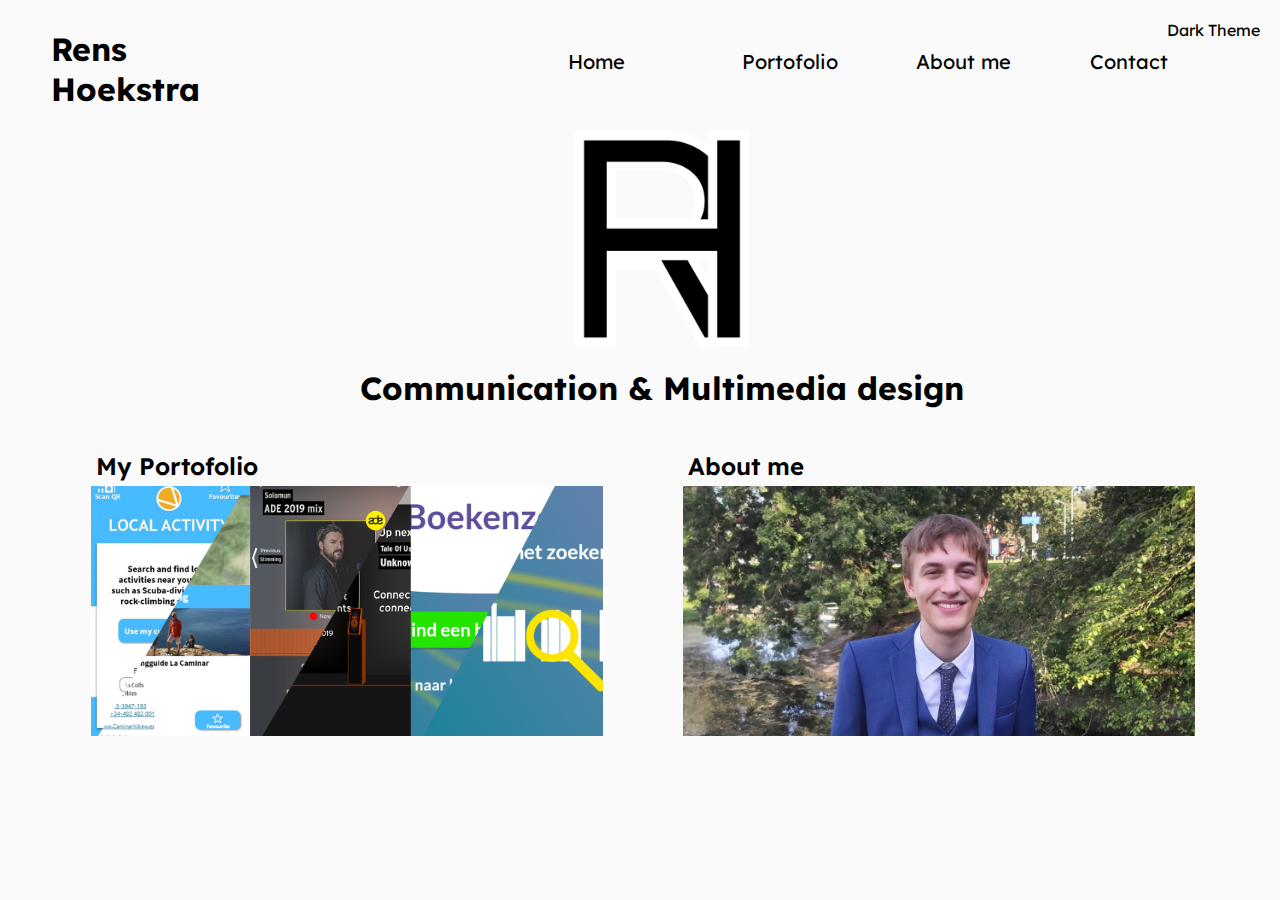
<file: index.html>
<!DOCTYPE html>
<html lang="en">

<head>
    <link href="https://fonts.googleapis.com/css?family=Lexend+Deca&display=swap" rel="stylesheet">

    <meta charset="UTF-8">
    <meta name="viewport" content="width=device-width, initial-scale=1.0">
    <title>Portofolio Rens Hoekstra</title>
    <link rel="stylesheet" type="text/css" href="style.css" />
</head>
<body>
    <header>
            <a href="index.html">
                <h1>Rens <br>Hoekstra</h1>
            </a>

        <nav>
            <ul>
                <li><a href="index.html">Home</a></li>
                <li><a href="portofolio.html">Portofolio</a></li>
                <li><a href="about.html">About me</a></li>
                <li><a href="contact.html">Contact</a></li>
            </ul>
        </nav>
        
        <div class="theme"> <a onclick="toggleColors()">Dark Theme</a></div>
    </header>

    <main>
       <section>
        <img src="images/favicon_RH3.png" alt="">
        <h1>Communication &amp; Multimedia design</h1>
        </section>    

       
       <section class="home-opties">
       
               
        <figure class="home-container">
            <p>My Portofolio</p>
            <a href="portofolio.html"><img src="images/portofolio_1.png" alt=""></a>
        </figure>
        
        <figure class="home-container">
            <p>About me</p>
            <a href="about.html"><img src="images/RH-pak.jpg" alt=""></a>
           </figure>
        </section>
        
        
        
    </main>

    <footer>
    </footer>


<script type="text/javascript" src="script.js"></script>
</body>

</html>
</file>
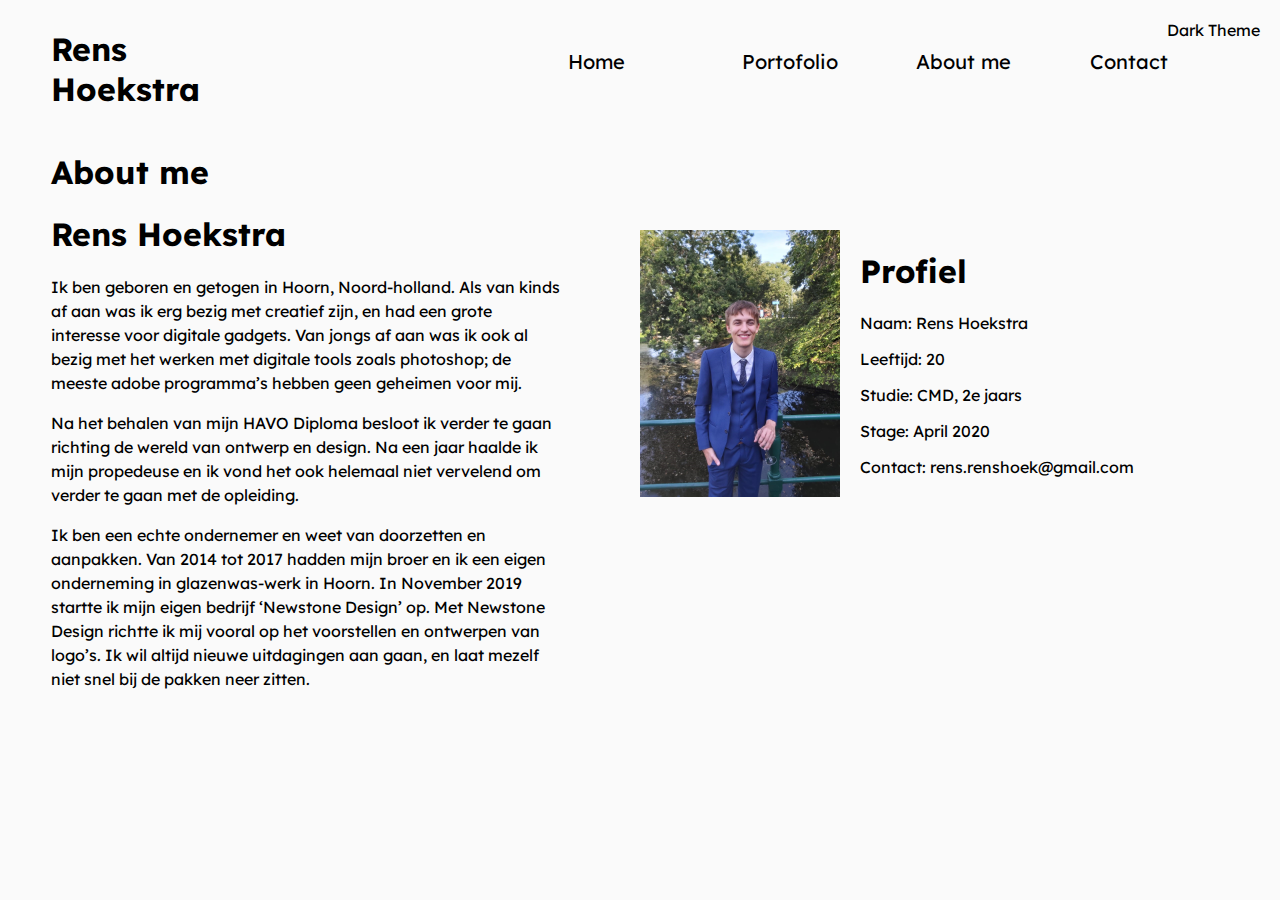
<file: about.html>
<!DOCTYPE html>
<html lang="en">

<head>
    <link href="https://fonts.googleapis.com/css?family=Lexend+Deca&display=swap" rel="stylesheet">

    <meta charset="UTF-8">
    <meta name="viewport" content="width=device-width, initial-scale=1.0">
    <meta name="viewport" content="width=device-width, initial-scale=1.0">
    <title>Portofolio Rens Hoekstra</title>
    <link rel="stylesheet" type="text/css" href="style.css" />
</head>

<body>
    <header>
        <a href="index.html">
            <h1>Rens <br>Hoekstra</h1>
        </a>

        <nav>
            <ul>
                <li><a href="index.html">Home</a></li>
                <li><a href="portofolio.html">Portofolio</a></li>
                <li><a href="about.html">About me</a></li>
                <li><a href="contact.html">Contact</a></li>
            </ul>
        </nav>
        <div class="theme"> <a onclick="toggleColors()">Dark Theme</a></div>
    </header>
    <main>
        <h1 class="pagetitle">About me</h1>
        
        <aside class="profiel">
            <img src="images/RH-pak.jpg" alt="">

            <div>
                <h1>Profiel</h1>
                <p>Naam: Rens Hoekstra</p>
                <p>Leeftijd: 20</p>
                <p>Studie: CMD, 2e jaars</p>
                <p>Stage: April 2020</p>
                <p>Contact: rens.renshoek@gmail.com</p>
            </div>
        </aside>

        <article class="about">
            <h1>Rens Hoekstra</h1>
            <p>Ik ben geboren en getogen in Hoorn, Noord-holland. Als van kinds af aan was ik erg bezig met creatief zijn, en had een grote interesse voor digitale gadgets. Van jongs af aan was ik ook al bezig met het werken met digitale tools zoals photoshop; de meeste adobe programma’s hebben geen geheimen voor mij.</p>
            <p>
                Na het behalen van mijn HAVO Diploma besloot ik verder te gaan richting de wereld van ontwerp en design. Na een jaar haalde ik mijn propedeuse en ik vond het ook helemaal niet vervelend om verder te gaan met de opleiding.
            </p>
            <p>
                Ik ben een echte ondernemer en weet van doorzetten en aanpakken. Van 2014 tot 2017 hadden mijn broer en ik een eigen onderneming in glazenwas-werk in Hoorn.
                In November 2019 startte ik mijn eigen bedrijf ‘Newstone Design’ op. Met Newstone Design richtte ik mij vooral op het voorstellen en ontwerpen van logo’s. Ik wil altijd nieuwe uitdagingen aan gaan, en laat mezelf niet snel bij de pakken neer zitten.
            </p>

        </article>
    </main>

    <footer>
    </footer>

    <script type="text/javascript" src="script.js"></script>
</body>

</html>
</file>
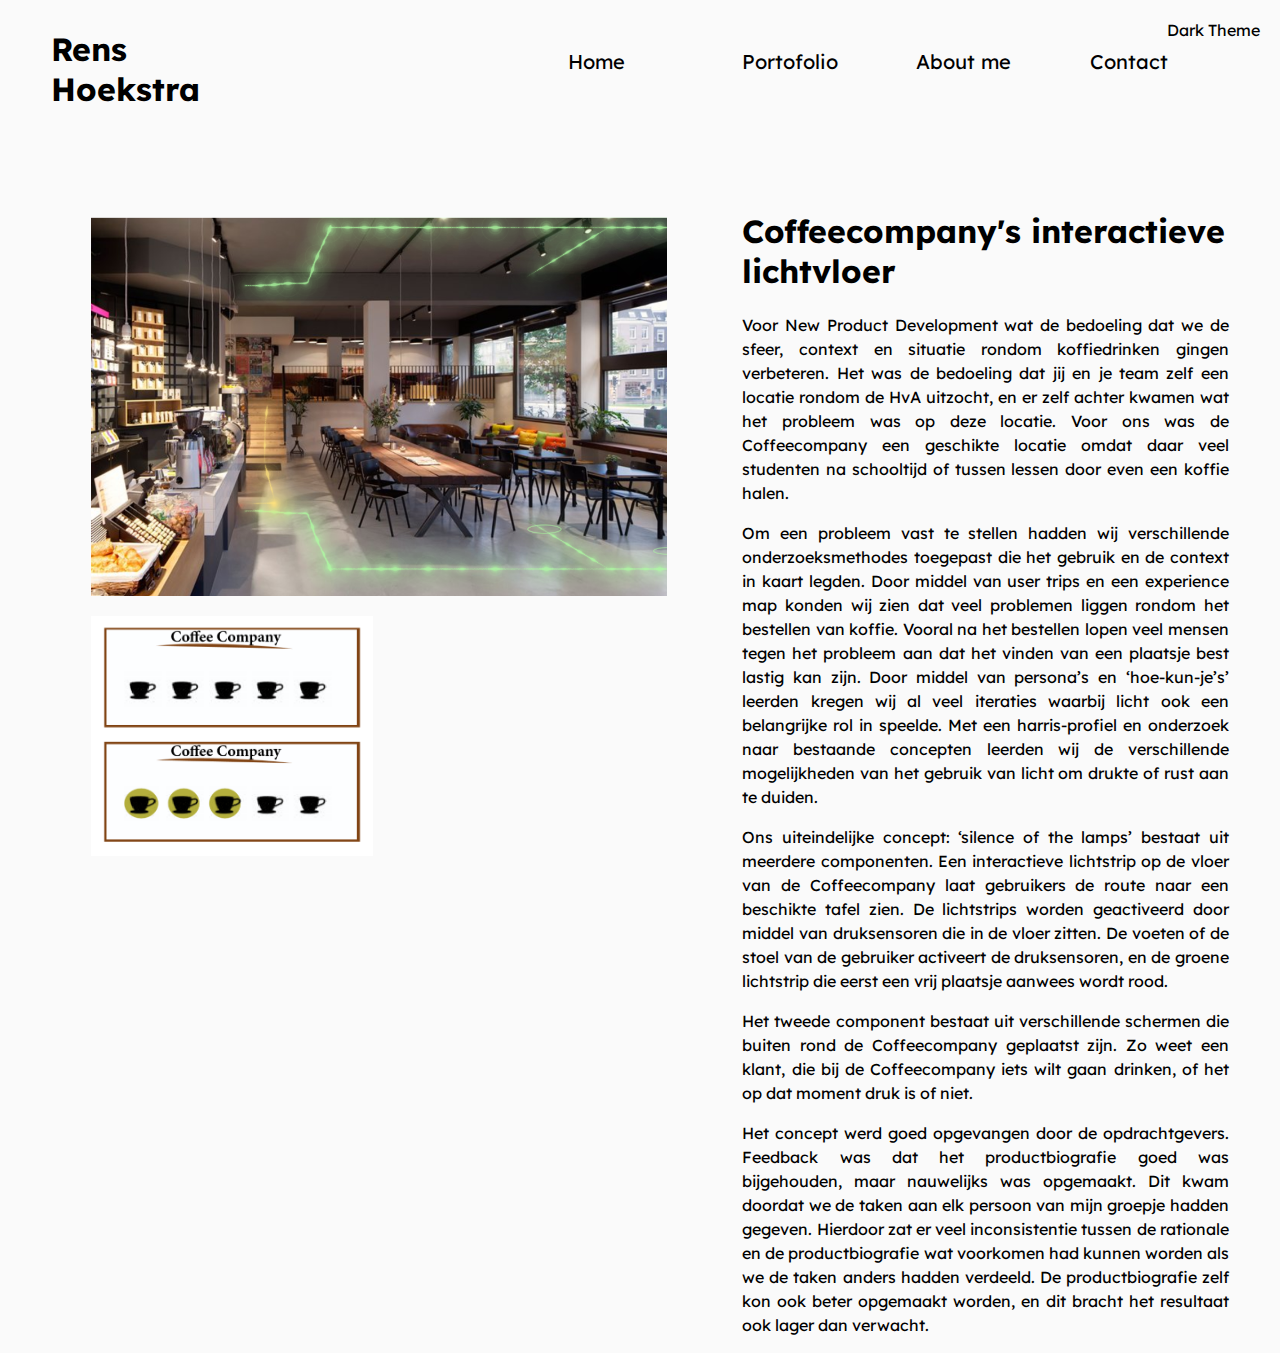
<file: coffeecompany.html>
<!DOCTYPE html>
<html lang="en">

<head>
    <link href="https://fonts.googleapis.com/css?family=Lexend+Deca&display=swap" rel="stylesheet">

    <meta charset="UTF-8">
    <meta name="viewport" content="width=device-width, initial-scale=1.0">
    <meta name="viewport" content="width=device-width, initial-scale=1.0">
    <title>Portofolio Rens Hoekstra</title>
    <link rel="stylesheet" type="text/css" href="style.css" />
</head>

<body>
    <header>
        <a href="index.html">
            <h1>Rens <br>Hoekstra</h1>
        </a>

        <nav>
            <ul>
                <li><a href="index.html">Home</a></li>
                <li><a href="portofolio.html">Portofolio</a></li>
                <li><a href="about.html">About me</a></li>
                <li><a href="contact.html">Contact</a></li>
            </ul>
        </nav>
    </header>
    <div class="theme"> <a onclick="toggleColors()">Dark Theme</a></div>
    <main>

        <article class="portostuk">
            <h1>Coffeecompany's interactieve lichtvloer</h1>
            <p>Voor New Product Development wat de bedoeling dat we de sfeer, context en situatie rondom koffiedrinken gingen verbeteren. Het was de bedoeling dat jij en je team zelf een locatie rondom de HvA uitzocht, en er zelf achter kwamen wat het probleem was op deze locatie. Voor ons was de Coffeecompany een geschikte locatie omdat daar veel studenten na schooltijd of tussen lessen door even een koffie halen.</p>

            <p>Om een probleem vast te stellen hadden wij verschillende onderzoeksmethodes toegepast die het gebruik en de context in kaart legden. Door middel van user trips en een experience map konden wij zien dat veel problemen liggen rondom het bestellen van koffie. Vooral na het bestellen lopen veel mensen tegen het probleem aan dat het vinden van een plaatsje best lastig kan zijn. Door middel van persona’s en ‘hoe-kun-je’s’ leerden kregen wij al veel iteraties waarbij licht ook een belangrijke rol in speelde. Met een harris-profiel en onderzoek naar bestaande concepten leerden wij de verschillende mogelijkheden van het gebruik van licht om drukte of rust aan te duiden.</p>

            <p>Ons uiteindelijke concept: ‘silence of the lamps’ bestaat uit meerdere componenten. Een interactieve lichtstrip op de vloer van de Coffeecompany laat gebruikers de route naar een beschikte tafel zien. De lichtstrips worden geactiveerd door middel van druksensoren die in de vloer zitten. De voeten of de stoel van de gebruiker activeert de druksensoren, en de groene lichtstrip die eerst een vrij plaatsje aanwees wordt rood.</p>

            <p>Het tweede component bestaat uit verschillende schermen die buiten rond de Coffeecompany geplaatst zijn. Zo weet een klant, die bij de Coffeecompany iets wilt gaan drinken, of het op dat moment druk is of niet.</p>

            <p>Het concept werd goed opgevangen door de opdrachtgevers. Feedback was dat het productbiografie goed was bijgehouden, maar nauwelijks was opgemaakt. Dit kwam doordat we de taken aan elk persoon van mijn groepje hadden gegeven. Hierdoor zat er veel inconsistentie tussen de rationale en de productbiografie wat voorkomen had kunnen worden als we de taken anders hadden verdeeld. De productbiografie zelf kon ook beter opgemaakt worden, en dit bracht het resultaat ook lager dan verwacht.</p>
        </article>

        <aside>
            <figure class="hoofdimg">
                <img src="images/cc1.PNG" alt="">
            </figure>

            <figure class="sideimg">
                <img src="images/cc3.png" alt="">
            </figure>
        </aside>



    </main>
    <footer>
    </footer>
    <script type="text/javascript" src="script.js"></script>
</body></html>
</file>
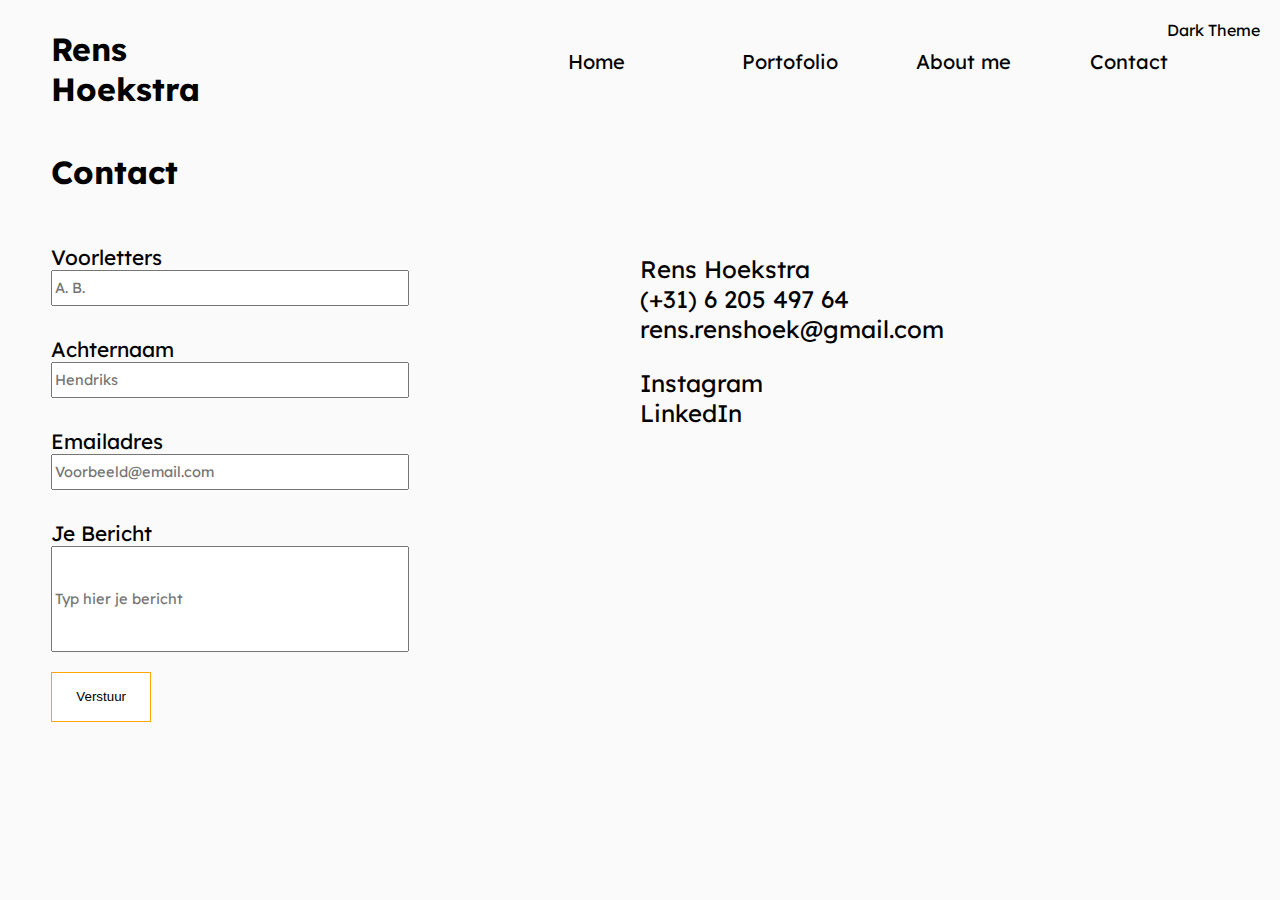
<file: contact.html>
<!DOCTYPE html>
<html lang="en">

<head>
    <link href="https://fonts.googleapis.com/css?family=Lexend+Deca&display=swap" rel="stylesheet">
    
    <meta charset="UTF-8">
    <meta name="viewport" content="width=device-width, initial-scale=1.0">
    <meta name="viewport" content="width=device-width, initial-scale=1.0">
    <title>Portofolio Rens Hoekstra</title>
    <link rel="stylesheet" type="text/css" href="style.css" />
</head>

<body>
    <header>
        <a href="index.html">
            <h1>Rens <br>Hoekstra</h1>
        </a>

        <nav>
            <ul>
                <li><a href="index.html">Home</a></li>
                <li><a href="portofolio.html">Portofolio</a></li>
                <li><a href="about.html">About me</a></li>
                <li><a href="contact.html">Contact</a></li>
            </ul>
        </nav>
                <div class="theme"> <a onclick="toggleColors()">Dark Theme</a></div>
    </header>
    <main>
        <h1 class="pagetitle">Contact</h1>

        <form action="/">
            <label for="voorletters">Voorletters</label>
            <input type="text" placeholder="A. B." name="voorletters">

            <label for="achternaam">Achternaam</label>
            <input type="text" placeholder="Hendriks" name="achternaam">

            <label for="Email">Emailadres</label>
            <input type="email" placeholder="Voorbeeld@email.com">

            <label for="Bericht">Je Bericht</label>
            <input type="text" id="bericht" placeholder="Typ hier je bericht">
            <br>
            <button type="submit">Verstuur</button>
        </form>
        
        <div class="contact">
            <p>Rens Hoekstra
                <br>(+31) 6 205 497 64
                <br>rens.renshoek@gmail.com</p>
                
        <p><a href="">Instagram</a>
             <br>
            <a href="">LinkedIn</a></p>
        </div>


        <section>
        </section>
    </main>

    <footer>
    </footer>
<script type="text/javascript" src="script.js"></script>
</body>

</html>
</file>
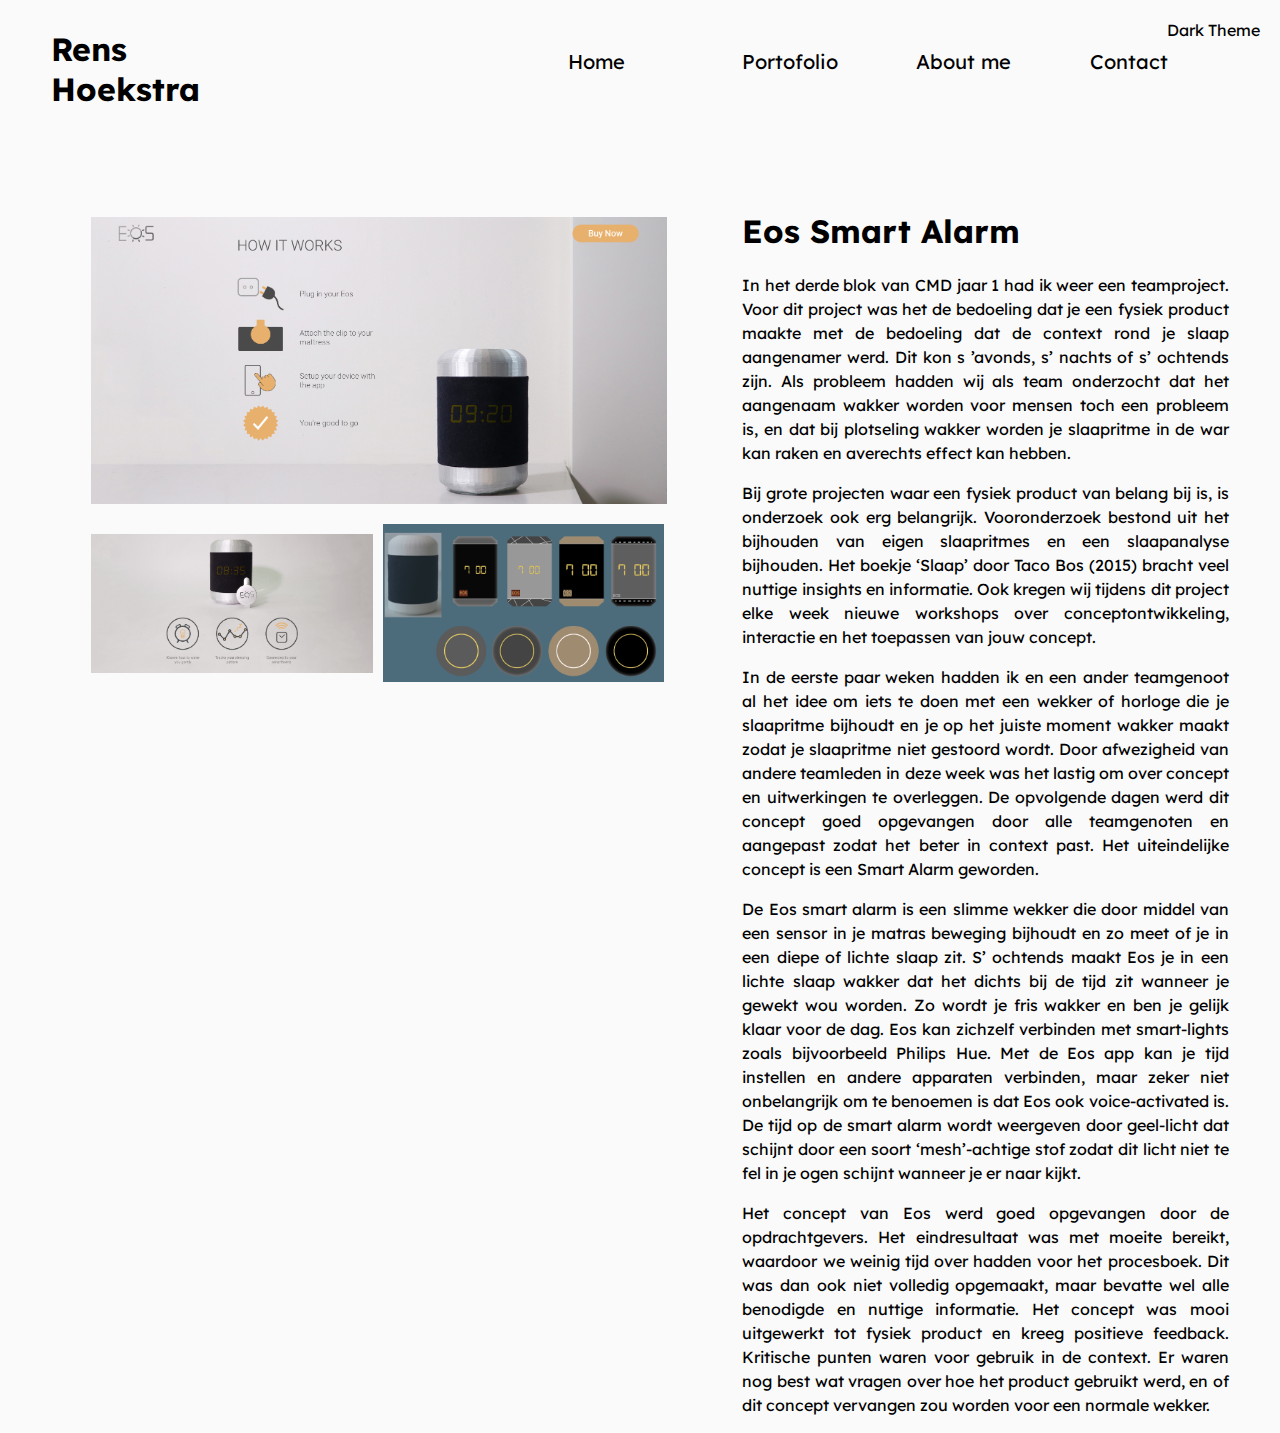
<file: eos.html>
<!DOCTYPE html>
<html lang="en">
    
<head>
    <link href="https://fonts.googleapis.com/css?family=Lexend+Deca&display=swap" rel="stylesheet">
    
    <meta charset="UTF-8">
    <meta name="viewport" content="width=device-width, initial-scale=1.0">
    <meta name="viewport" content="width=device-width, initial-scale=1.0">
    <title>Portofolio Rens Hoekstra</title>
    <link rel="stylesheet" type="text/css" href="style.css" />
</head>

<body>
    <header>
        <a href="index.html">
            <h1>Rens <br>Hoekstra</h1>
        </a>

        <nav>
            <ul>
                <li><a href="index.html">Home</a></li>
                <li><a href="portofolio.html">Portofolio</a></li>
                <li><a href="about.html">About me</a></li>
                <li><a href="contact.html">Contact</a></li>
            </ul>
        </nav>
                <div class="theme"> <a onclick="toggleColors()">Dark Theme</a></div>
    </header>

    <main>
        <article class="portostuk">
        <h1>Eos Smart Alarm</h1>
        <p>In het derde blok van CMD jaar 1 had ik weer een teamproject. Voor dit project was het de bedoeling dat je een fysiek product maakte met de bedoeling dat de context rond je slaap aangenamer werd. Dit kon s ’avonds, s’ nachts of s’ ochtends zijn. Als probleem hadden wij als team onderzocht dat het aangenaam wakker worden voor mensen toch een probleem is, en dat bij plotseling wakker worden je slaapritme in de war kan raken en averechts effect kan hebben.</p>

<p>Bij grote projecten waar een fysiek product van belang bij is, is onderzoek ook erg belangrijk. Vooronderzoek bestond uit het bijhouden van eigen slaapritmes en een slaapanalyse bijhouden. Het boekje ‘Slaap’ door Taco Bos (2015) bracht veel nuttige insights en informatie. Ook kregen wij tijdens dit project elke week nieuwe workshops over conceptontwikkeling, interactie en het toepassen van jouw concept.  </p>

<p>In de eerste paar weken hadden ik en een ander teamgenoot al het idee om iets te doen met een wekker of horloge die je slaapritme bijhoudt en je op het juiste moment wakker maakt zodat je slaapritme niet gestoord wordt. Door afwezigheid van andere teamleden in deze week was het lastig om over concept en uitwerkingen te overleggen. De opvolgende dagen werd dit concept goed opgevangen door alle teamgenoten en aangepast zodat het beter in context past. Het uiteindelijke concept is een Smart Alarm geworden. </p>

<p>De Eos smart alarm is een slimme wekker die door middel van een sensor in je matras beweging bijhoudt en zo meet of je in een diepe of lichte slaap zit. S’ ochtends maakt Eos je in een lichte slaap wakker dat het dichts bij de tijd zit wanneer je gewekt wou worden. Zo wordt je fris wakker en ben je gelijk klaar voor de dag. Eos kan zichzelf verbinden met smart-lights zoals bijvoorbeeld Philips Hue. Met de Eos app kan je tijd instellen en andere apparaten verbinden, maar zeker niet onbelangrijk om te benoemen is dat Eos ook voice-activated is. De tijd op de smart alarm wordt weergeven door geel-licht dat schijnt door een soort ‘mesh’-achtige stof zodat dit licht niet te fel in je ogen schijnt wanneer je er naar kijkt.</p>

<p>Het concept van Eos werd goed opgevangen door de opdrachtgevers. Het eindresultaat was met moeite bereikt, waardoor we weinig tijd over hadden voor het procesboek. Dit was dan ook niet volledig opgemaakt, maar bevatte wel alle benodigde en nuttige informatie. Het concept was mooi uitgewerkt tot fysiek product en kreeg positieve feedback. Kritische punten waren voor gebruik in de context. Er waren nog best wat vragen over hoe het product gebruikt werd, en of dit concept vervangen zou worden voor een normale wekker. </p>
</article>
        
        <aside>
        <figure class="hoofdimg">
            <img src="images/eos_4.png" alt="">
        </figure>
        
        <figure class="sideimg">
        <img src="images/eos_5.png" alt="">
        <img src="images/eos_1.png" alt="">
        </figure>
        </aside>    
        
    </main>
    <footer>
    </footer>
<script type="text/javascript" src="script.js"></script>
</body>

</html>
</file>
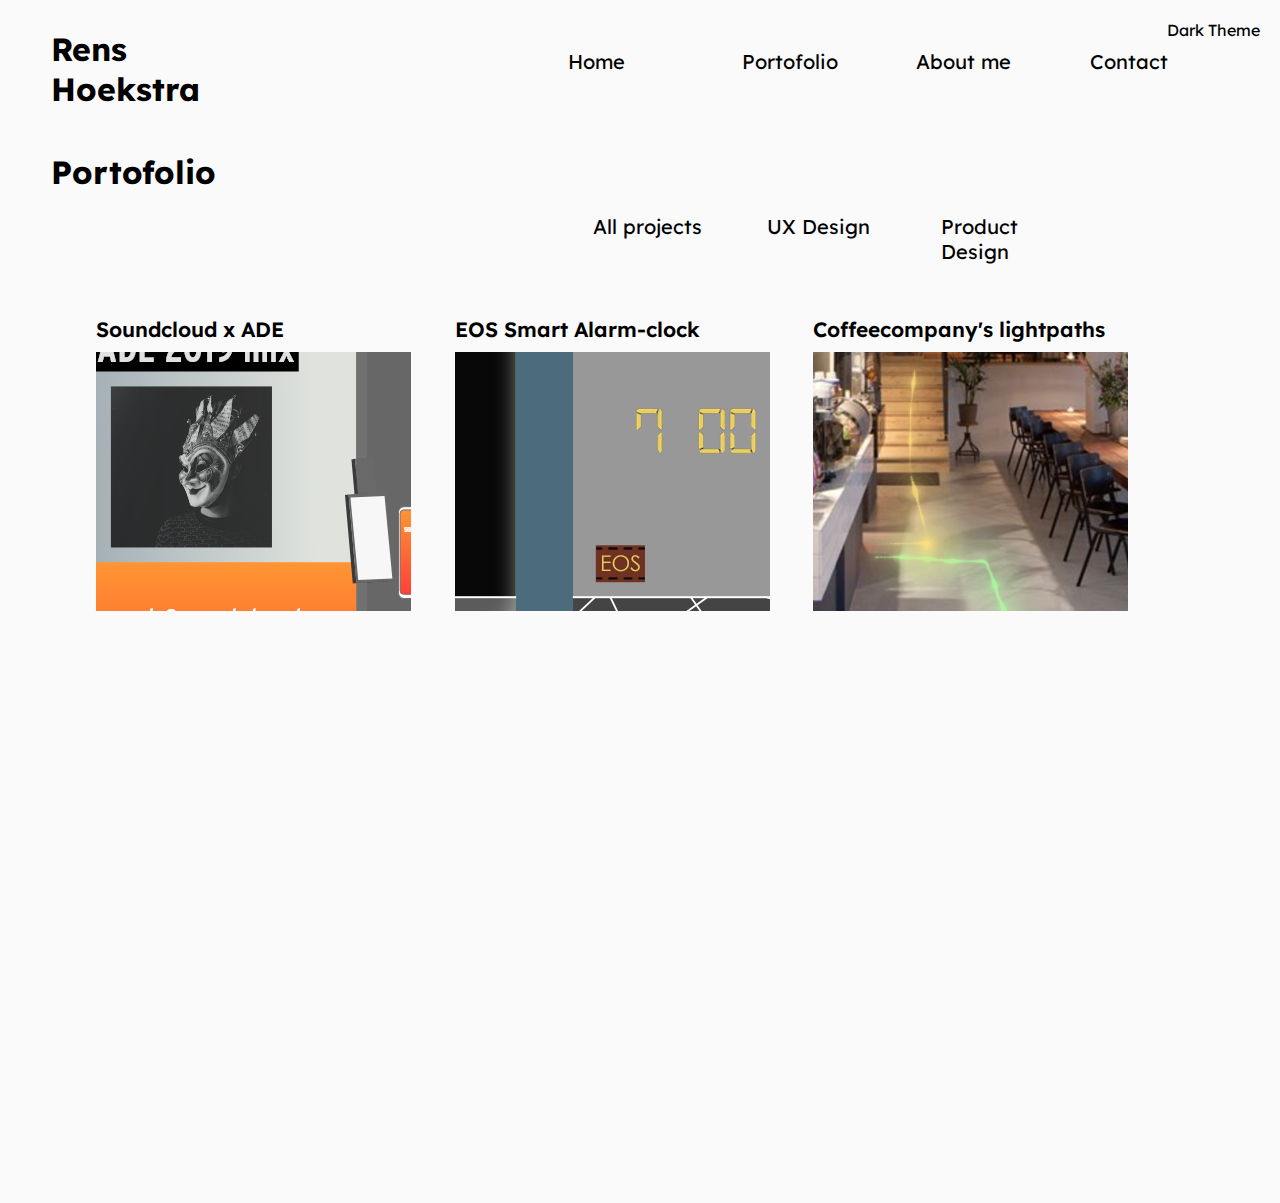
<file: portofolio-product-design.html>
<!DOCTYPE html>
<html lang="en">

<head>
    <link href="https://fonts.googleapis.com/css?family=Lexend+Deca&display=swap" rel="stylesheet">
    
    <meta charset="UTF-8">
    <meta name="viewport" content="width=device-width, initial-scale=1.0">
    <meta name="viewport" content="width=device-width, initial-scale=1.0">
    <title>Portofolio Rens Hoekstra</title>
    <link rel="stylesheet" type="text/css" href="style.css" />
</head>

<body>
    <header>
        <a href="index.html">
            <h1>Rens <br>Hoekstra</h1>
        </a>

        <nav>
            <ul>
                <li><a href="index.html">Home</a></li>
                <li><a href="portofolio.html">Portofolio</a></li>
                <li><a href="about.html">About me</a></li>
                <li><a href="contact.html">Contact</a></li>
            </ul>
        </nav>
                <div class="theme"> <a onclick="toggleColors()">Dark Theme</a></div>
    </header>
    <main>

    <h1 class="pagetitle">Portofolio</h1>
    
       <div class="filter">   
    <ul>
        <li><a href="portofolio.html">All projects</a></li>
        <li><a href="portofolio-ux-design.html">UX Design</a></li>
        <li><a href="portofolio-product-design.html">Product Design</a></li>
    </ul>
      </div>
      
       <div class="portofolio">

        <figure class="img-container">
            <p>Soundcloud x ADE</p>
            <a href="sc-ade.html"><img src="images/ade_3.png" alt=""></a>
        </figure>

        <figure class="img-container">
            <p>EOS Smart Alarm-clock</p>
            <a href="eos.html"><img src="images/eos_2.png" alt=""></a>
        </figure>
               
            <figure class="img-container">
            <p>Coffeecompany's lightpaths </p>
            <a href="coffeecompany.html"><img src="images/cc2.png" alt=""></a>
           </figure>
           
</div>
    </main>

    <footer>
    </footer>
<script type="text/javascript" src="script.js"></script>
</body>

</html>
</file>
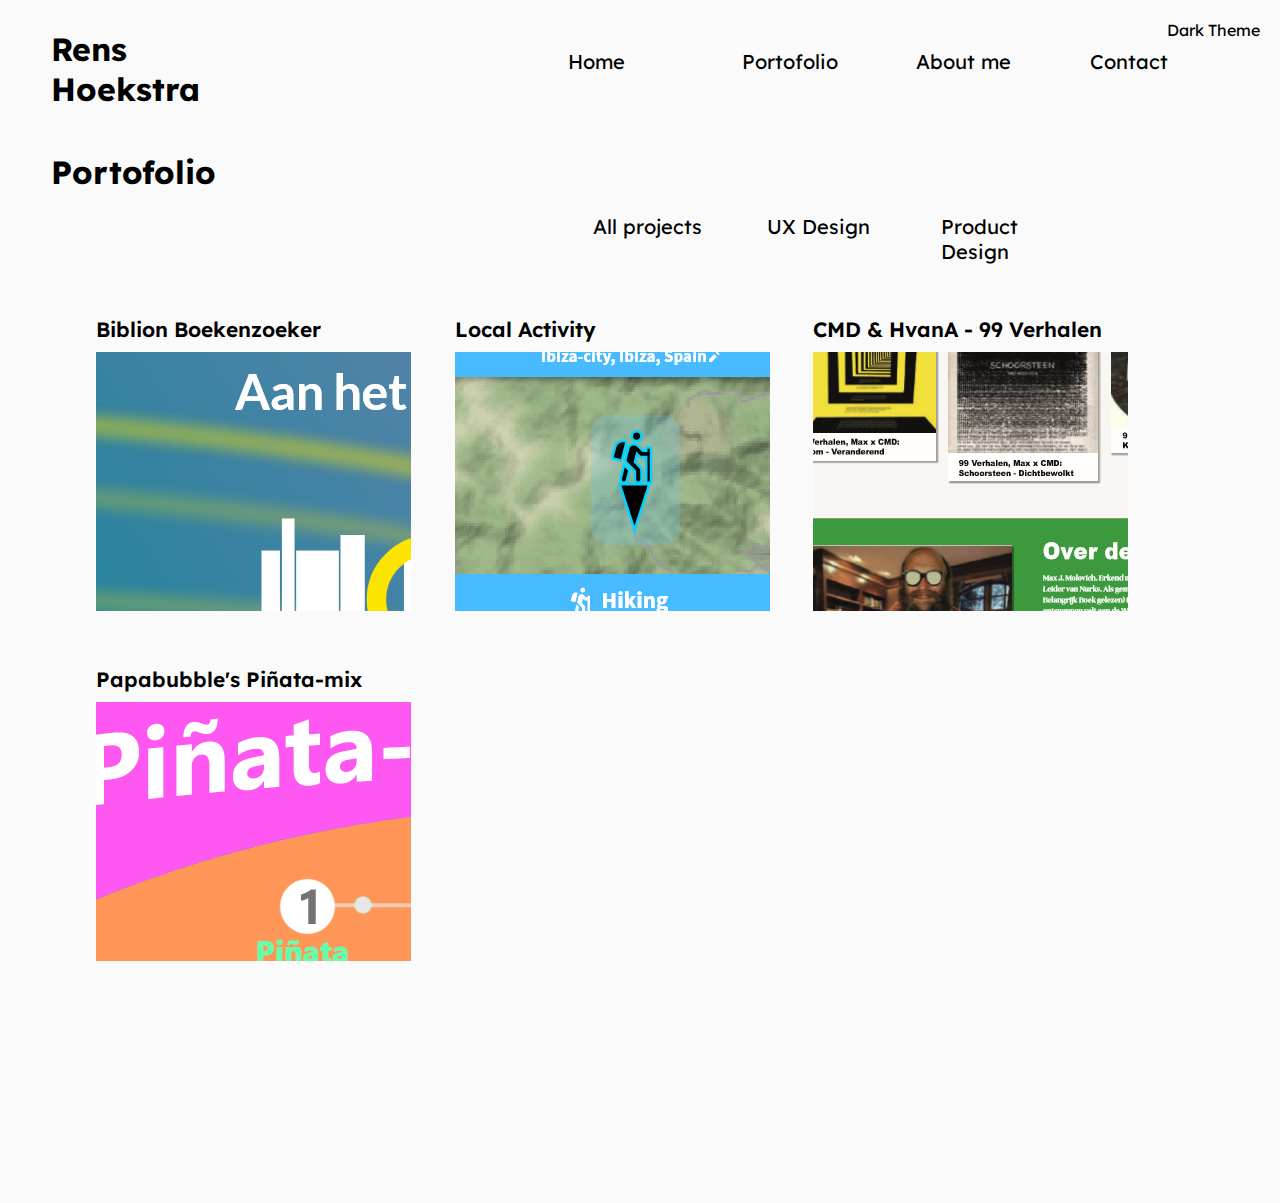
<file: portofolio-ux-design.html>
<!DOCTYPE html>
<html lang="en">

<head>
    <link href="https://fonts.googleapis.com/css?family=Lexend+Deca&display=swap" rel="stylesheet">
    
    <meta charset="UTF-8">
    <meta name="viewport" content="width=device-width, initial-scale=1.0">
    <meta name="viewport" content="width=device-width, initial-scale=1.0">
    <title>Portofolio Rens Hoekstra</title>
    <link rel="stylesheet" type="text/css" href="style.css" />
</head>

<body>
    <header>
        <a href="index.html">
            <h1>Rens <br>Hoekstra</h1>
        </a>

        <nav>
            <ul>
                <li><a href="index.html">Home</a></li>
                <li><a href="portofolio.html">Portofolio</a></li>
                <li><a href="about.html">About me</a></li>
                <li><a href="contact.html">Contact</a></li>
            </ul>
        </nav>
                <div class="theme"> <a onclick="toggleColors()">Dark Theme</a></div>
    </header>
    <main>

    <h1 class="pagetitle">Portofolio</h1>
    
       <div class="filter">   
    <ul>
        <li><a href="portofolio.html">All projects</a></li>
        <li><a href="portofolio-ux-design.html">UX Design</a></li>
        <li><a href="portofolio-product-design.html">Product Design</a></li>
    </ul>
      </div>
      
       <div class="portofolio">
        <figure class="img-container">
            <p>Biblion Boekenzoeker</p>
            <a href="biblion.html"><img src="images/biblion_2.png" alt=""></a>
        </figure>
       
        <figure class="img-container">
            <p>Local Activity</p>
            <a href="activity.html"><img src="images/activity_4.png" alt=""></a>
           </figure>
           
           <figure class="img-container">
            <p>CMD &amp; HvanA - 99 Verhalen </p>
            <a href="hvana.html"><img src="images/hvana_1.png" alt=""></a>
           </figure>
           
           <figure class="img-container">
            <p>Papabubble's Piñata-mix </p>
            <a href="papabubble.html"><img src="images/papabubble_1.jpg" alt=""></a>
           </figure>
</div>
    </main>

    <footer>
    </footer>
<script type="text/javascript" src="script.js"></script>
</body>

</html>
</file>
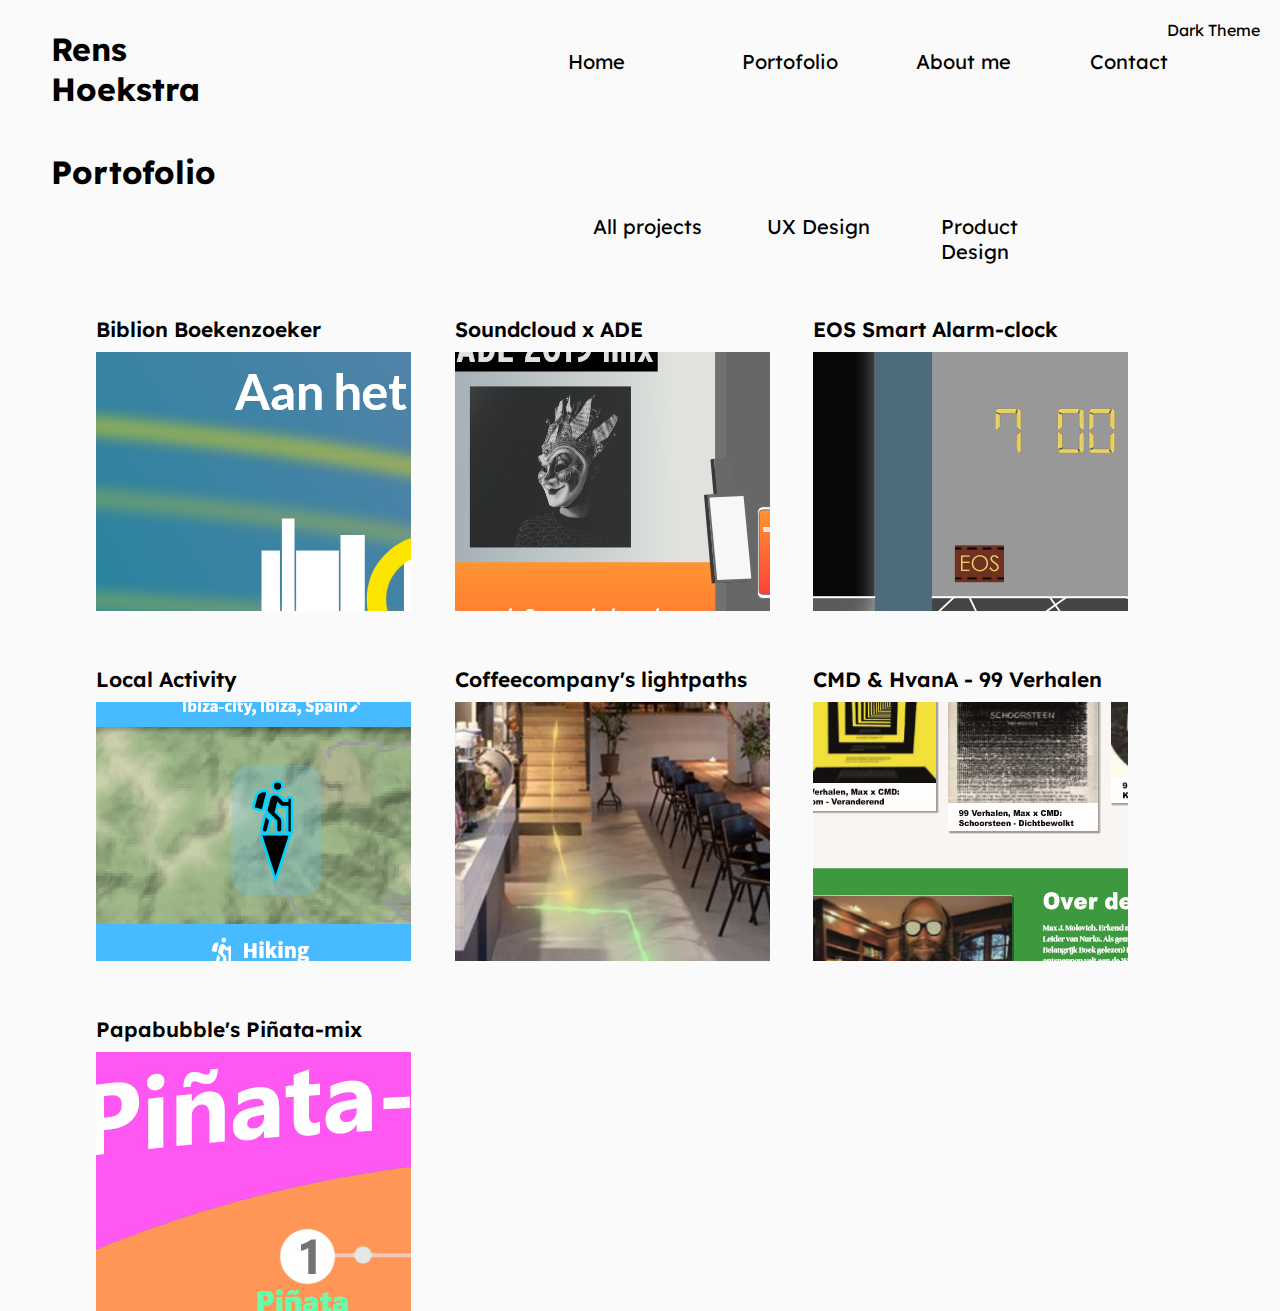
<file: portofolio.html>
<!DOCTYPE html>
<html lang="en">

<head>
    <link href="https://fonts.googleapis.com/css?family=Lexend+Deca&display=swap" rel="stylesheet">
    
    <meta charset="UTF-8">
    <meta name="viewport" content="width=device-width, initial-scale=1.0">
    <meta name="viewport" content="width=device-width, initial-scale=1.0">
    <title>Portofolio Rens Hoekstra</title>
    <link rel="stylesheet" type="text/css" href="style.css" />
</head>

<body>
    <header>
        <a href="index.html">
            <h1>Rens <br>Hoekstra</h1>
        </a>

        <nav>
            <ul>
                <li><a href="index.html">Home</a></li>
                <li><a href="portofolio.html">Portofolio</a></li>
                <li><a href="about.html">About me</a></li>
                <li><a href="contact.html">Contact</a></li>
            </ul>
        </nav>
                <div class="theme"> <a onclick="toggleColors()">Dark Theme</a></div>
    </header>
    <main>

    <h1 class="pagetitle">Portofolio</h1>
    
       <div class="filter">   
    <ul>
        <li><a href="portofolio.html">All projects</a></li>
        <li><a href="portofolio-ux-design.html">UX Design</a></li>
        <li><a href="portofolio-product-design.html">Product Design</a></li>
    </ul>
      </div>
      
       <div class="portofolio">
        <figure class="img-container">
            <p>Biblion Boekenzoeker</p>
            <a href="biblion.html"><img src="images/biblion_2.png" alt=""></a>
        </figure>

        <figure class="img-container">
            <p>Soundcloud x ADE</p>
            <a href="sc-ade.html"><img src="images/ade_3.png" alt=""></a>
        </figure>

        <figure class="img-container">
            <p>EOS Smart Alarm-clock</p>
            <a href="eos.html"><img src="images/eos_2.png" alt=""></a>
        </figure>
       
        <figure class="img-container">
            <p>Local Activity</p>
            <a href="activity.html"><img src="images/activity_4.png" alt=""></a>
           </figure>
           
            <figure class="img-container">
            <p>Coffeecompany's lightpaths </p>
            <a href="coffeecompany.html"><img src="images/cc2.png" alt=""></a>
           </figure>
           
           <figure class="img-container">
            <p>CMD &amp; HvanA - 99 Verhalen </p>
            <a href="hvana.html"><img src="images/hvana_1.png" alt=""></a>
           </figure>
           
           <figure class="img-container">
            <p>Papabubble's Piñata-mix </p>
            <a href="papabubble.html"><img src="images/papabubble_1.jpg" alt=""></a>
           </figure>
</div>
    </main>

    <footer>
    </footer>
<script type="text/javascript" src="script.js"></script>
</body>

</html>
</file>
<file: style.css>
:root {
    --mainColor: orange;
}

:root {
    --textcolor: black;
}

:root {
    --secondColor: #fafafa;
}

/* Door het aanmaken van een css-variabele heb betere controle over de kleur en consistentie in mijn website. Als ik een kleur wil veranderen verander ik de kleur van de :root hierboven waardoor de hele CSS mee verandert. */

/* Deze variabele wordt ook door mijn javascript aangepast als 'dark theme' aangeklikt wordt*/

html {
    scroll-behavior: smooth;
    overflow-x: hidden;
}

body {
    font-family: 'Lexend Deca', sans-serif;

    background-color: var(--secondColor);

    margin-left: 4vmax;
}

/*  Het lettertype wordt aangestuurd met de link in de html */

header {
    display: flex;
    align-items: center;
}

/*met display:flex komen de nav elementen naast elkaar te staan. met align center staan ze meer in lijn met de titel linksboven */

a {
    color: var(--textcolor);
    text-decoration: none;
    cursor: pointer;

    background:
        linear-gradient(to bottom, var(--mainColor) 0%,
        var(--mainColor) 100%);
    background-position: 0% 50%;
    background-repeat: repeat-x;
    background-size: 0px 0px;
    transition: background-size .5s;


}



a:hover {
    color: var(--secondColor);
    text-decoration: none;

    background-size: 1px 100px;

}

/*effecten voor een hover over een link
    linear gradient geeft de hovereffect kleur, in dit geval maar 1 kleur
    Background position zegt waar de hover effect vandaan komt (0%, 50% = uit het midden)
    de background size is zonder hover nog 0px
    transition zegt hoe lang het moet duren tijdens de hover

    tijdens :hover: vergroot de achtergrond naar 100px */

h1,
p {
    color: var(--textcolor);
}

nav {
    display: flex;
}

nav a:hover {
    font-weight: 900;
}

/*tijdens hover: het lettertype wordt dikker */


header h1 {
    color: var(--textcolor);
    background:
        linear-gradient(to bottom, var(--mainColor) 0%,
        var(--mainColor) 100%);
    background-position: 0% 50%;
    background-repeat: repeat-x;
    background-size: 100px 0px;
    text-decoration: none;
    transition: background-size .3s;
}

header h1:hover {
    color: var(--secondColor);
    background-size: 1px 100px;
}

ul {
    width: 80vmax;
    list-style-type: none;
    
    display: flex;
    justify-content: flex-end;
}


li {
    color: var(--textcolor);
    width: 110px;

    margin-right: 5vmax;
    margin-bottom: 15px;
}

li a {
    font-size: 20px;
    color: var(--textColor);
}

section h1 {
    text-align: center;
    font-size: 2em;
}

section img {
    display: flex;
    align-content: space-around;
    width: 30vmax;

    margin-left: auto;
    margin-right: auto;
}

.theme {
    position: absolute;
    top: 20px;
    right: 20px;
}

.home-opties {
    display: flex;
}

.home-container {
    background-color: var(--secondColor);
    width: 40vw;
    height: 300px;
    overflow: ;
    transition: 0.4s ease;
    z-index: 0;

    border: 0px solid var(--mainColor);
}

.home-container:hover {
    box-shadow: -9px 9px 0px var(--mainColor);
    background-color: var(--mainColor);
    color: var(--secondColor);

    border: 2px solid var(--mainColor);
    transform: scale(1.05, 1.05);
    z-index: 1;
}

.home-container img {
    object-fit: cover;
    object-position: 10% 35%;

    width: 40vw;
    height: 250px;
}

.home-container p {
    color: var(--textcolor);
    margin: 0px;
    padding: 5px;

    font-weight: 600;
    font-size: 1.5em
}

.portofolio {
    display: grid;
    grid-template-columns: repeat(3, 15vw);
    grid-template-rows: repeat(3, 200px);
    grid-gap: 150px 13vmax;
}

.filter{
    display: block;
}

.img-container {
    width: 25vmax;
    height: 300px;
    overflow: hidden;
    transition: 0.4s ease;
    z-index: 0;

    border: 0px solid var(--mainColor);
}

.img-container:hover {
    box-shadow: -9px 9px 0px var(--mainColor);
    background-color: var(--mainColor);
    color: var(--secondColor);

    border: 2px solid var(--mainColor);
    transform: scale(1.05, 1.05);
    z-index: 1;
}

.img-container img {
    object-fit: none;
    object-position: 30% 10%;
    margin: 5px;

    width: 100%;
    height: 350px
}

.img2 {
    object-fit: none;
    object-position: 1% 1%;

    width: 100%;
}

.img-container p {
    margin: 0px;
    padding: 5px;

    font-weight: 600;
    font-size: 1.3em
}

.portostuk {
    position: absolute;

    top: 190px;
    left: 58vmax;
    width: 38vmax;
}

aside {
    display: block;
    padding-top: 70px;
}

.hoofdimg {}

.hoofdimg img {

    width: 45vmax;
}

.sideimg {
    display: flex;
    justify-content: ;
}

.sideimg img {

    object-fit: scale-down;
    margin-right: 10px;
    width: 22vmax;
}

.sideimg video {
    margin-right: 10px;
    width: 22vmax;
}

video {
    width: 35vmax;
}

article p {
    text-align: justify;
    line-height: 24px;
}

.about p {
    text-align: left;
    width: 40vmax;
}

.profiel {
    display: flex;
    position: absolute;
    padding-top: 0px;

    top: 230px;
    left: 50vmax;
}

.profiel img {
    width: 200px;
}

.profiel div {
    margin-left: 20px;
}


form {
    display: ;
    margin: auto;
    font-size: 1.3em;
}

label {
    color: var(--textcolor);
    display: flex;
    align-content: flex-end;
    padding-top: 30px;
}

input {
    width: 350px;
    height: 30px;
    font-size: .7em;
    font-family: 'lexend deca', sans-serif
}

#bericht {
    height: 100px;
}

button {
    background-color: white;
    margin-top: 20px;
    width: 100px;
    ;
    height: 50px;
    transition: 0.4s ease;
    z-index: 0;

    border: 1px solid var(--mainColor);
}

button:hover {
    box-shadow: -3px 3px 0px var(--mainColor);
    background-color: var(--mainColor);
    color: var(--secondColor);

    border: 2px solid var(--mainColor);
    z-index: 1;
}

.contact {
    position: absolute;
    top: 230px;

    left: 50vmax;
    font-size: 1.5em;
}

@media screen and (max-width: 880px) {
    header {
        display: block;
        margin-bottom: -20px;
    }
    
    /* bij 880px liep de nav uit het beeld, vanaf dit punt is er een breakpoint*/
    
    header h1{
        width: 142px;
    }

    .titel h1 {
        margin-bottom: 0px
    }

    ul {
        display: inline-block;
        line-height: 20px;
    }

    li {
        margin-left: -35px;
        margin-top: -0px;
    }

    .pagetitle {
        display: flex;
        margin-bottom: 0px;
    }

    .home-opties {
        display: block;
    }

    .home-container {
        margin-top: 20px;
        width: 60vw;
        height: 300px;
        overflow: hidden;
        transition: 0.4s ease;
        z-index: 0;

        border: 0px solid var(--mainColor);
    }

    .portofolio {
        display: grid;
        grid-template-columns: repeat(1, 0px);
        grid-template-rows: repeat(1, 290px);
        grid-gap: 0px;
    }

    .filter{
    display: flex;
}
    
    .img-container {
        position: relative;
        width: 75vmin;
        height: 250px;
        overflow: hidden;
        transition: 0.4s ease;

        z-index: 0;

        right: 40px;
    }

    .img-container img {
        object-fit: none;
        object-position: 40% 10%;


        height: 250px;
    }

    .img-container:hover {
        box-shadow: -9px 9px 0px var(--mainColor);
        background-color: var(--mainColor);
        color: var(--secondColor);

        border: 2px solid var(--mainColor);

        transform: scale(1.05, 1.05);

        z-index: 1
    }

    .portostuk {
        position: absolute;

        top: 107vmax;
        left: 10vmax;
        width: 70vmin;
    }

    .hoofdimg {
        position: absolute;
        top: 270px;
        left: 4vmax;

        display: ;
    }

    .hoofdimg img {
        width: 80vmin;
    }

    .sideimg {
        position: absolute;
        top: 70vmax;
        left: 4vmax;

        display: flex;
        justify-content: flex-start;
    }

    .sideimg img {
        padding-top: 0px;
        margin-right: 10px;
        width: 40vmin;
    }

    .sideimg video {
        padding-top: 20px;
        margin-right: 10px;
        width: 35vmin;
    }
    
    .profiel{
        margin-top: 50px;
        margin-bottom: 50px;
        
        position: inherit;
    }

    .contact {
        position: absolute;
        top: 900px;

        left: 8vmax;
        font-size: 1.5em;
    }
</file>
